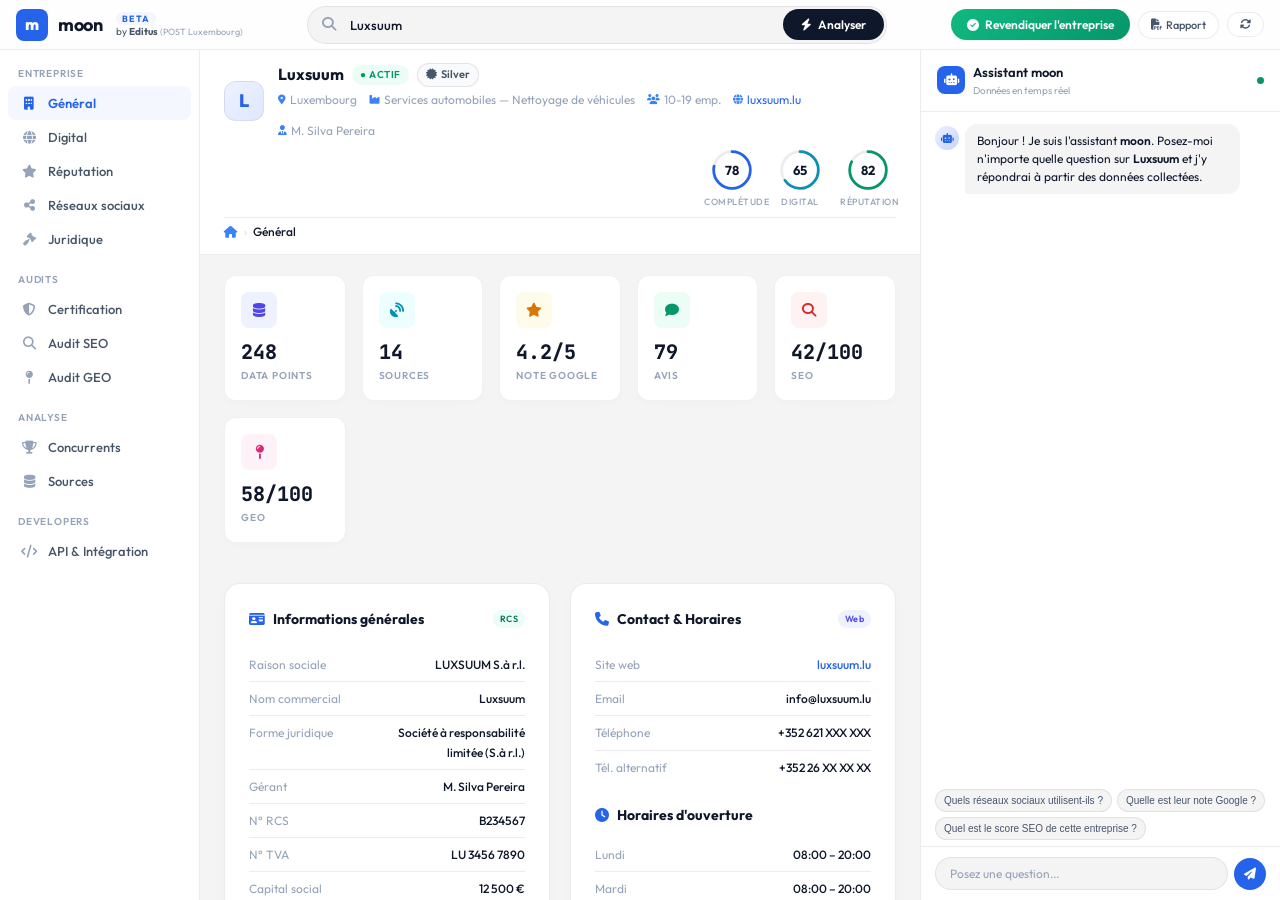
<file: dashboard.html>
<!DOCTYPE html>
<html lang="fr">
<head>
  <meta charset="UTF-8">
  <meta name="viewport" content="width=device-width, initial-scale=1.0">
  <meta name="description" content="moon — Outil d'intelligence d'entreprise pour le Luxembourg. Base de données exhaustive avec certification, audit SEO/GEO et analyse concurrentielle.">
  <title>moon — Company Intelligence Luxembourg</title>
  <link rel="stylesheet" href="style.css?v=1.3">
  <link rel="stylesheet" href="https://cdnjs.cloudflare.com/ajax/libs/font-awesome/6.5.1/css/all.min.css">
</head>
<body>
  <div class="app">
    <!-- Header -->
    <header class="header">
      <a href="index.html" style="text-decoration:none; color:inherit;">
        <div class="logo">
          <div class="logo-icon">m</div>
          <div class="logo-text">moon</div>
          <div class="logo-branding">
            <span class="logo-badge">Beta</span>
            <span class="powered-by">by <strong>Editus</strong> <span class="post-group">(POST Luxembourg)</span></span>
          </div>
        </div>
      </a>
      <div class="header-center">
        <div class="search-container">
          <span class="search-icon"><i class="fas fa-search"></i></span>
          <input type="text" class="search-input" placeholder="Rechercher dans l'annuaire national (nom, RCS, domaine...)" value="Luxsuum">
          <button class="search-btn"><i class="fas fa-bolt"></i> Analyser</button>
        </div>
      </div>
      <div class="header-actions">
        <button class="btn-claim"><i class="fas fa-check-circle"></i> Revendiquer l'entreprise</button>
        <button class="btn-outline"><i class="fas fa-file-pdf"></i> Rapport</button>
        <button class="btn-outline"><i class="fas fa-sync-alt"></i></button>
        <button id="chat-toggle"><i class="fas fa-comment-dots"></i> Assistant</button>
      </div>
    </header>

    <!-- 3-Column Layout: Sidebar Nav | Main | Chat -->
    <div class="app-layout">

      <!-- Left: Icon Sidebar Nav -->
      <nav class="sidebar-nav" id="sidebar-nav"></nav>

      <!-- Center: Main Content -->
      <div class="app-main">
        <!-- Company context bar -->
        <div class="context-bar" id="context-bar"></div>
        <!-- Stats row -->
        <section class="stats-row" id="stats-row"></section>
        <!-- Active panel content -->
        <main class="content-area" id="content-area"></main>
      </div>

      <!-- Right: Chat -->
      <aside class="chat-panel" id="chat-panel">
        <div class="chat-header">
          <div class="chat-header-icon"><i class="fas fa-robot"></i></div>
          <div class="chat-header-info">
            <div class="chat-header-title">Assistant moon</div>
            <div class="chat-header-sub">Données en temps réel</div>
          </div>
          <div class="chat-header-status" title="En ligne"></div>
          <button class="chat-header-collapse" id="chat-collapse" title="Fermer"><i class="fas fa-times"></i></button>
        </div>
        <div class="chat-messages" id="chat-messages"></div>
        <div class="chat-suggestions" id="chat-suggestions"></div>
        <div class="chat-input-area">
          <input type="text" id="chat-input" placeholder="Posez une question...">
          <button class="chat-send-btn" id="chat-send"><i class="fas fa-paper-plane"></i></button>
        </div>
      </aside>
    </div>
  </div>

  <script src="data.js?v=1.3"></script>
  <script src="panels.js?v=1.3"></script>
  <script src="panels2.js?v=1.3"></script>
  <script src="app.js?v=1.3"></script>
  <script src="chat.js?v=1.3"></script>
</body>
</html>
</file>
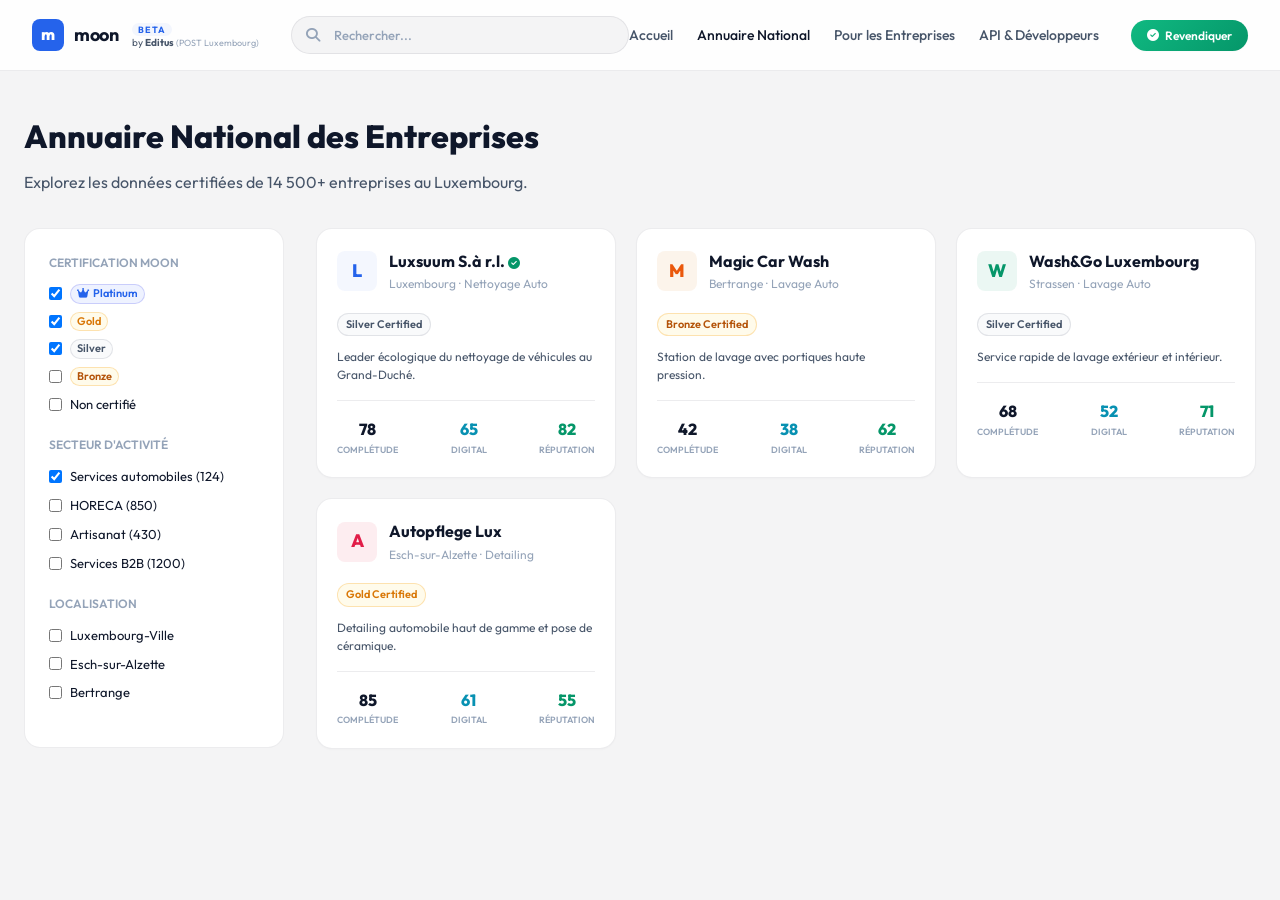
<file: directory.html>
<!DOCTYPE html>
<html lang="fr">
<head>
  <meta charset="UTF-8">
  <meta name="viewport" content="width=device-width, initial-scale=1.0">
  <title>Annuaire moon — Luxembourg</title>
  <link rel="stylesheet" href="style.css">
  <link rel="stylesheet" href="https://cdnjs.cloudflare.com/ajax/libs/font-awesome/6.5.1/css/all.min.css">
</head>
<body style="background:var(--bg-secondary)">

  <!-- Site Header -->
  <header class="site-header">
    <div class="logo">
      <div class="logo-icon">m</div>
      <div class="logo-text">moon</div>
      <div class="logo-branding">
        <span class="logo-badge">Beta</span>
        <span class="powered-by">by <strong>Editus</strong> <span class="post-group">(POST Luxembourg)</span></span>
      </div>
    </div>
    <div class="header-center" style="max-width:400px; margin-left:32px;">
      <div class="search-container">
        <span class="search-icon"><i class="fas fa-search"></i></span>
        <input type="text" class="search-input" placeholder="Rechercher...">
      </div>
    </div>
    <nav class="site-nav" style="margin-left:auto; margin-right:32px">
      <a href="index.html">Accueil</a>
      <a href="directory.html" class="active">Annuaire National</a>
      <a href="marketing-b2b.html">Pour les Entreprises</a>
      <a href="dashboard.html">API & Développeurs</a>
    </nav>
    <div class="header-actions">
      <a href="marketing-b2b.html" style="text-decoration:none"><button class="btn-claim"><i class="fas fa-check-circle"></i> Revendiquer</button></a>
    </div>
  </header>

  <!-- Main Content -->
  <main class="site-main" style="max-width:1400px">
    
    <div style="margin-bottom:32px">
      <h1 style="font-size:32px;font-weight:800;margin-bottom:8px">Annuaire National des Entreprises</h1>
      <p style="color:var(--text-secondary)">Explorez les données certifiées de 14 500+ entreprises au Luxembourg.</p>
    </div>

    <div class="directory-layout">
      <!-- Sidebar Filters -->
      <aside class="dir-sidebar">
        <div class="dir-filter-group">
          <div class="dir-filter-label">Certification moon</div>
          <label class="dir-checkbox"><input type="checkbox" checked> <span class="cert-badge platinum" style="padding:0 6px"><i class="fas fa-crown"></i> Platinum</span></label>
          <label class="dir-checkbox"><input type="checkbox" checked> <span class="cert-badge gold" style="padding:0 6px">Gold</span></label>
          <label class="dir-checkbox"><input type="checkbox" checked> <span class="cert-badge silver" style="padding:0 6px">Silver</span></label>
          <label class="dir-checkbox"><input type="checkbox"> <span class="cert-badge bronze" style="padding:0 6px">Bronze</span></label>
          <label class="dir-checkbox"><input type="checkbox"> <span>Non certifié</span></label>
        </div>

        <div class="dir-filter-group">
          <div class="dir-filter-label">Secteur d'activité</div>
          <label class="dir-checkbox"><input type="checkbox" checked> <span>Services automobiles (124)</span></label>
          <label class="dir-checkbox"><input type="checkbox"> <span>HORECA (850)</span></label>
          <label class="dir-checkbox"><input type="checkbox"> <span>Artisanat (430)</span></label>
          <label class="dir-checkbox"><input type="checkbox"> <span>Services B2B (1200)</span></label>
        </div>

        <div class="dir-filter-group">
          <div class="dir-filter-label">Localisation</div>
          <label class="dir-checkbox"><input type="checkbox"> <span>Luxembourg-Ville</span></label>
          <label class="dir-checkbox"><input type="checkbox"> <span>Esch-sur-Alzette</span></label>
          <label class="dir-checkbox"><input type="checkbox"> <span>Bertrange</span></label>
        </div>
      </aside>

      <!-- Results Grid -->
      <div class="dir-results">
        
        <!-- Card 1 -->
        <a href="dashboard.html" class="company-card">
          <div class="cc-header">
            <div class="cc-logo" style="background:var(--accent-glow);color:var(--accent)">L</div>
            <div>
              <div class="cc-name">Luxsuum S.à r.l. <i class="fas fa-check-circle" style="color:var(--accent-4);font-size:12px" title="Profil Revendiqué"></i></div>
              <div class="cc-meta">Luxembourg · Nettoyage Auto</div>
            </div>
          </div>
          <div style="margin-bottom:12px"><span class="cert-badge silver">Silver Certified</span></div>
          <div style="font-size:12px;color:var(--text-secondary);line-height:1.5">Leader écologique du nettoyage de véhicules au Grand-Duché.</div>
          <div class="cc-scores">
            <div class="cc-score"><div class="cc-s-val">78</div><div class="cc-s-lbl">Complétude</div></div>
            <div class="cc-score"><div class="cc-s-val" style="color:var(--accent-2)">65</div><div class="cc-s-lbl">Digital</div></div>
            <div class="cc-score"><div class="cc-s-val" style="color:var(--accent-4)">82</div><div class="cc-s-lbl">Réputation</div></div>
          </div>
        </a>

        <!-- Card 2 -->
        <a href="dashboard.html" class="company-card">
          <div class="cc-header">
            <div class="cc-logo" style="background:rgba(217,119,6,0.08);color:var(--accent-3)">M</div>
            <div>
              <div class="cc-name">Magic Car Wash</div>
              <div class="cc-meta">Bertrange · Lavage Auto</div>
            </div>
          </div>
          <div style="margin-bottom:12px"><span class="cert-badge bronze">Bronze Certified</span></div>
          <div style="font-size:12px;color:var(--text-secondary);line-height:1.5">Station de lavage avec portiques haute pression.</div>
          <div class="cc-scores">
            <div class="cc-score"><div class="cc-s-val">42</div><div class="cc-s-lbl">Complétude</div></div>
            <div class="cc-score"><div class="cc-s-val" style="color:var(--accent-2)">38</div><div class="cc-s-lbl">Digital</div></div>
            <div class="cc-score"><div class="cc-s-val" style="color:var(--accent-4)">62</div><div class="cc-s-lbl">Réputation</div></div>
          </div>
        </a>

        <!-- Card 3 -->
        <a href="dashboard.html" class="company-card">
          <div class="cc-header">
            <div class="cc-logo" style="background:rgba(5,150,105,0.08);color:var(--accent-4)">W</div>
            <div>
              <div class="cc-name">Wash&Go Luxembourg</div>
              <div class="cc-meta">Strassen · Lavage Auto</div>
            </div>
          </div>
          <div style="margin-bottom:12px"><span class="cert-badge silver">Silver Certified</span></div>
          <div style="font-size:12px;color:var(--text-secondary);line-height:1.5">Service rapide de lavage extérieur et intérieur.</div>
          <div class="cc-scores">
            <div class="cc-score"><div class="cc-s-val">68</div><div class="cc-s-lbl">Complétude</div></div>
            <div class="cc-score"><div class="cc-s-val" style="color:var(--accent-2)">52</div><div class="cc-s-lbl">Digital</div></div>
            <div class="cc-score"><div class="cc-s-val" style="color:var(--accent-4)">71</div><div class="cc-s-lbl">Réputation</div></div>
          </div>
        </a>

        <!-- Card 4 -->
        <a href="dashboard.html" class="company-card">
          <div class="cc-header">
            <div class="cc-logo" style="background:rgba(225,29,72,0.08);color:var(--accent-5)">A</div>
            <div>
              <div class="cc-name">Autopflege Lux</div>
              <div class="cc-meta">Esch-sur-Alzette · Detailing</div>
            </div>
          </div>
          <div style="margin-bottom:12px"><span class="cert-badge gold">Gold Certified</span></div>
          <div style="font-size:12px;color:var(--text-secondary);line-height:1.5">Detailing automobile haut de gamme et pose de céramique.</div>
          <div class="cc-scores">
            <div class="cc-score"><div class="cc-s-val">85</div><div class="cc-s-lbl">Complétude</div></div>
            <div class="cc-score"><div class="cc-s-val" style="color:var(--accent-2)">61</div><div class="cc-s-lbl">Digital</div></div>
            <div class="cc-score"><div class="cc-s-val" style="color:var(--accent-4)">55</div><div class="cc-s-lbl">Réputation</div></div>
          </div>
        </a>

      </div>
    </div>

  </main>

</body>
</html>
</file>
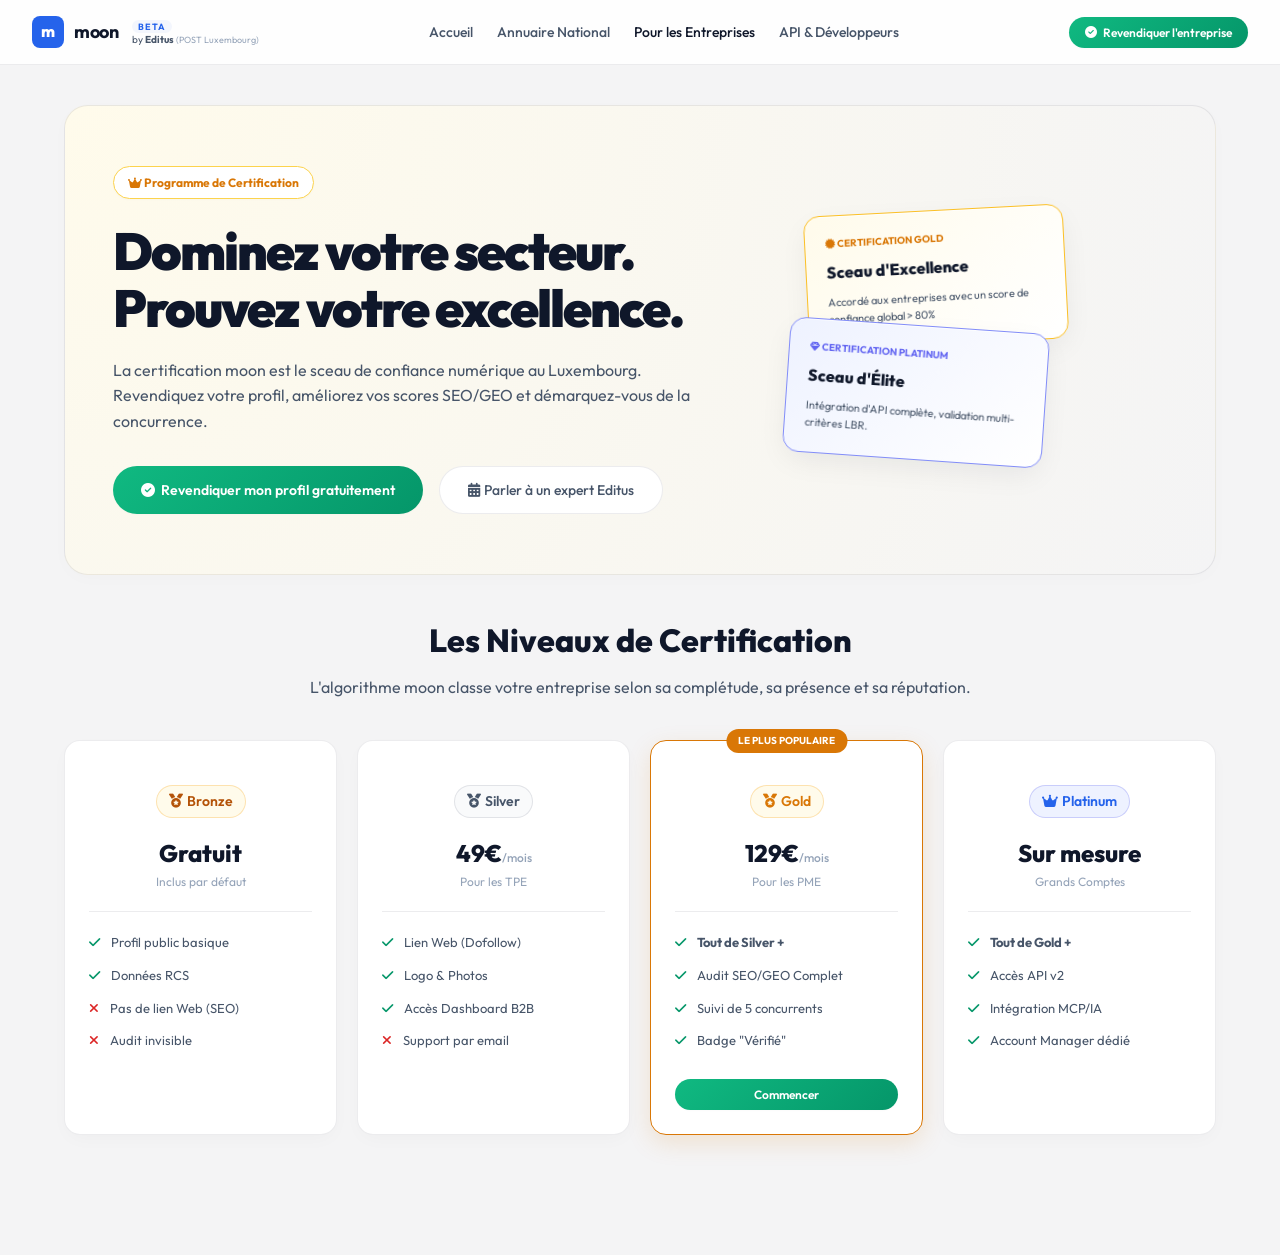
<file: marketing-b2b.html>
<!DOCTYPE html>
<html lang="fr">
<head>
  <meta charset="UTF-8">
  <meta name="viewport" content="width=device-width, initial-scale=1.0">
  <title>Pour les Entreprises — moon</title>
  <link rel="stylesheet" href="style.css">
  <link rel="stylesheet" href="https://cdnjs.cloudflare.com/ajax/libs/font-awesome/6.5.1/css/all.min.css">
</head>
<body style="background:var(--bg-secondary)">

  <!-- Site Header -->
  <header class="site-header">
    <div class="logo">
      <div class="logo-icon">m</div>
      <div class="logo-text">moon</div>
      <div class="logo-branding">
        <span class="logo-badge">Beta</span>
        <span class="powered-by">by <strong>Editus</strong> <span class="post-group">(POST Luxembourg)</span></span>
      </div>
    </div>
    <nav class="site-nav">
      <a href="index.html">Accueil</a>
      <a href="directory.html">Annuaire National</a>
      <a href="marketing-b2b.html" class="active">Pour les Entreprises</a>
      <a href="dashboard.html">API & Développeurs</a>
    </nav>
    <div class="header-actions">
      <a href="marketing-b2b.html" style="text-decoration:none"><button class="btn-claim"><i class="fas fa-check-circle"></i> Revendiquer l'entreprise</button></a>
    </div>
  </header>

  <!-- Main Content -->
  <main class="site-main">
    
    <section class="hero-section" style="background: radial-gradient(circle at top left, #fffbeb 0%, var(--bg-secondary) 100%);">
      <div class="hero-content">
        <div class="hero-badge" style="color:#d97706;border-color:#fcd34d"><i class="fas fa-crown"></i> Programme de Certification</div>
        <h1 class="hero-title">Dominez votre secteur.<br>Prouvez votre excellence.</h1>
        <p class="hero-subtitle">La certification moon est le sceau de confiance numérique au Luxembourg. Revendiquez votre profil, améliorez vos scores SEO/GEO et démarquez-vous de la concurrence.</p>
        
        <div style="display:flex;gap:16px;margin-top:32px">
          <button class="btn-claim" style="padding:14px 28px;font-size:14px"><i class="fas fa-check-circle"></i> Revendiquer mon profil gratuitement</button>
          <button class="btn-outline" style="padding:14px 28px;font-size:14px;background:#fff"><i class="fas fa-calendar-alt"></i> Parler à un expert Editus</button>
        </div>
      </div>
      
      <div class="hero-visual">
        <div class="visual-card-wrapper" style="height: 280px;">
          <div class="visual-card cert" style="transform: rotate(-3deg); top: 10px; left: 10px; width: 260px; border-color: #fbbf24; background: linear-gradient(135deg, #fffbeb, #ffffff);">
            <div class="vc-badge" style="color:#d97706"><i class="fas fa-certificate"></i> Certification Gold</div>
            <div class="vc-title" style="font-size: 16px;">Sceau d'Excellence</div>
            <div style="font-size: 11px; color: var(--text-secondary); margin-top: 8px;">Accordé aux entreprises avec un score de confiance global &gt; 80%</div>
          </div>
          <div class="visual-card cert" style="transform: rotate(4deg); bottom: 10px; right: 10px; width: 260px; border-color: #818cf8; background: linear-gradient(135deg, #eef2ff, #ffffff); z-index: 3;">
            <div class="vc-badge" style="color:#6366f1"><i class="fas fa-gem"></i> Certification Platinum</div>
            <div class="vc-title" style="font-size: 16px;">Sceau d'Élite</div>
            <div style="font-size: 11px; color: var(--text-secondary); margin-top: 8px;">Intégration d'API complète, validation multi-critères LBR.</div>
          </div>
        </div>
      </div>
    </section>

    <!-- Pricing / Tiers -->
    <div style="text-align:center;margin-bottom:40px">
      <h2 style="font-size:32px;font-weight:800">Les Niveaux de Certification</h2>
      <p style="color:var(--text-secondary);margin-top:8px">L'algorithme moon classe votre entreprise selon sa complétude, sa présence et sa réputation.</p>
    </div>

    <div style="display:grid;grid-template-columns:repeat(4, 1fr);gap:20px;margin-bottom:80px">
      <!-- Bronze -->
      <div class="card" style="display:flex;flex-direction:column">
        <div style="text-align:center;padding:20px 0;border-bottom:1px solid var(--border);margin-bottom:20px">
          <div class="cert-badge bronze" style="font-size:14px;padding:4px 12px;margin-bottom:16px"><i class="fas fa-medal"></i> Bronze</div>
          <div style="font-size:24px;font-weight:800">Gratuit</div>
          <div style="font-size:12px;color:var(--text-muted)">Inclus par défaut</div>
        </div>
        <ul style="list-style:none;font-size:13px;color:var(--text-secondary);flex:1">
          <li style="margin-bottom:12px"><i class="fas fa-check" style="color:#059669;margin-right:8px"></i> Profil public basique</li>
          <li style="margin-bottom:12px"><i class="fas fa-check" style="color:#059669;margin-right:8px"></i> Données RCS</li>
          <li style="margin-bottom:12px"><i class="fas fa-times" style="color:#dc2626;margin-right:8px"></i> Pas de lien Web (SEO)</li>
          <li style="margin-bottom:12px"><i class="fas fa-times" style="color:#dc2626;margin-right:8px"></i> Audit invisible</li>
        </ul>
      </div>

      <!-- Silver -->
      <div class="card" style="display:flex;flex-direction:column">
        <div style="text-align:center;padding:20px 0;border-bottom:1px solid var(--border);margin-bottom:20px">
          <div class="cert-badge silver" style="font-size:14px;padding:4px 12px;margin-bottom:16px"><i class="fas fa-medal"></i> Silver</div>
          <div style="font-size:24px;font-weight:800">49€<span style="font-size:12px;font-weight:500;color:var(--text-muted)">/mois</span></div>
          <div style="font-size:12px;color:var(--text-muted)">Pour les TPE</div>
        </div>
        <ul style="list-style:none;font-size:13px;color:var(--text-secondary);flex:1">
          <li style="margin-bottom:12px"><i class="fas fa-check" style="color:#059669;margin-right:8px"></i> Lien Web (Dofollow)</li>
          <li style="margin-bottom:12px"><i class="fas fa-check" style="color:#059669;margin-right:8px"></i> Logo & Photos</li>
          <li style="margin-bottom:12px"><i class="fas fa-check" style="color:#059669;margin-right:8px"></i> Accès Dashboard B2B</li>
          <li style="margin-bottom:12px"><i class="fas fa-times" style="color:#dc2626;margin-right:8px"></i> Support par email</li>
        </ul>
      </div>

      <!-- Gold -->
      <div class="card" style="display:flex;flex-direction:column;border-color:#d97706;box-shadow:0 8px 24px rgba(217, 119, 6, 0.15);position:relative">
        <div style="position:absolute;top:-12px;left:50%;transform:translateX(-50%);background:#d97706;color:#fff;font-size:10px;font-weight:700;padding:4px 12px;border-radius:12px;text-transform:uppercase">Le plus populaire</div>
        <div style="text-align:center;padding:20px 0;border-bottom:1px solid var(--border);margin-bottom:20px">
          <div class="cert-badge gold" style="font-size:14px;padding:4px 12px;margin-bottom:16px"><i class="fas fa-medal"></i> Gold</div>
          <div style="font-size:24px;font-weight:800">129€<span style="font-size:12px;font-weight:500;color:var(--text-muted)">/mois</span></div>
          <div style="font-size:12px;color:var(--text-muted)">Pour les PME</div>
        </div>
        <ul style="list-style:none;font-size:13px;color:var(--text-secondary);flex:1">
          <li style="margin-bottom:12px"><i class="fas fa-check" style="color:#059669;margin-right:8px"></i> <strong>Tout de Silver +</strong></li>
          <li style="margin-bottom:12px"><i class="fas fa-check" style="color:#059669;margin-right:8px"></i> Audit SEO/GEO Complet</li>
          <li style="margin-bottom:12px"><i class="fas fa-check" style="color:#059669;margin-right:8px"></i> Suivi de 5 concurrents</li>
          <li style="margin-bottom:12px"><i class="fas fa-check" style="color:#059669;margin-right:8px"></i> Badge "Vérifié"</li>
        </ul>
        <button class="btn-claim" style="width:100%;justify-content:center;margin-top:16px">Commencer</button>
      </div>

      <!-- Platinum -->
      <div class="card" style="display:flex;flex-direction:column">
        <div style="text-align:center;padding:20px 0;border-bottom:1px solid var(--border);margin-bottom:20px">
          <div class="cert-badge platinum" style="font-size:14px;padding:4px 12px;margin-bottom:16px"><i class="fas fa-crown"></i> Platinum</div>
          <div style="font-size:24px;font-weight:800">Sur mesure</div>
          <div style="font-size:12px;color:var(--text-muted)">Grands Comptes</div>
        </div>
        <ul style="list-style:none;font-size:13px;color:var(--text-secondary);flex:1">
          <li style="margin-bottom:12px"><i class="fas fa-check" style="color:#059669;margin-right:8px"></i> <strong>Tout de Gold +</strong></li>
          <li style="margin-bottom:12px"><i class="fas fa-check" style="color:#059669;margin-right:8px"></i> Accès API v2</li>
          <li style="margin-bottom:12px"><i class="fas fa-check" style="color:#059669;margin-right:8px"></i> Intégration MCP/IA</li>
          <li style="margin-bottom:12px"><i class="fas fa-check" style="color:#059669;margin-right:8px"></i> Account Manager dédié</li>
        </ul>
      </div>
    </div>

  </main>

</body>
</html>
</file>
<file: style.css>
@import url('https://fonts.googleapis.com/css2?family=Outfit:wght@300;400;500;600;700;800;900&family=JetBrains+Mono:wght@300;400;500;600;700;800&display=swap');
:root {
  --bg-primary:#ffffff;--bg-secondary:#f4f4f5;--bg-card:#ffffff;--bg-glass:rgba(244,244,245,0.6);--bg-header:rgba(255,255,255,0.85);
  --accent:#2563eb;--accent-light:#3b82f6;--accent-glow:rgba(37,99,235,0.05);--accent-2:#0891b2;--accent-3:#ea580c;--accent-4:#059669;--accent-5:#e11d48;--accent-6:#db2777;
  --text-primary:#0f172a;--text-secondary:#475569;--text-muted:#94a3b8;
  --border:rgba(15,23,42,0.08);--border-hover:rgba(15,23,42,0.15);
  --radius-sm:8px;--radius-md:12px;--radius-lg:16px;--radius-xl:24px;--radius-pill:9999px;
  --shadow-xs:0 1px 2px rgba(15,23,42,0.02);--shadow-sm:0 2px 8px rgba(15,23,42,0.04);--shadow-md:0 12px 30px -4px rgba(15,23,42,0.06);--shadow-lg:0 20px 40px -8px rgba(15,23,42,0.08);
  --font-sans:'Outfit',-apple-system,BlinkMacSystemFont,sans-serif;--font-mono:'JetBrains Mono',monospace;
  --transition:0.4s cubic-bezier(0.16,1,0.3,1);
  --cert-bronze:#b45309;--cert-silver:#475569;--cert-gold:#d97706;--cert-platinum:#2563eb;
  --sidebar-w:200px;--chat-w:360px;
}
*,*::before,*::after{box-sizing:border-box;margin:0;padding:0}
html{font-size:16px;scroll-behavior:smooth}
body{font-family:var(--font-sans);background:var(--bg-secondary);color:var(--text-primary);min-height:100vh;line-height:1.6;-webkit-font-smoothing:antialiased}

/* ─── Header ─── */
.header{position:sticky;top:0;z-index:100;display:flex;align-items:center;gap:16px;padding:8px 16px;background:var(--bg-header);backdrop-filter:blur(16px);border-bottom:1px solid var(--border);height:50px}
.logo{display:flex;align-items:center;gap:10px;flex-shrink:0}
.logo-icon{width:32px;height:32px;background:var(--accent);border-radius:var(--radius-sm);display:grid;place-items:center;font-size:16px;font-weight:800;color:#fff}
.logo-text{font-size:18px;font-weight:700;letter-spacing:-0.5px;line-height:1}.logo-text span{color:var(--accent)}
.logo-branding{display:flex;flex-direction:column;align-items:flex-start;gap:2px;margin-left:4px}
.logo-badge{font-size:9px;font-weight:700;padding:2px 6px;border-radius:var(--radius-pill);background:var(--accent-glow);color:var(--accent);text-transform:uppercase;letter-spacing:1px;line-height:1}
.powered-by{font-size:10px;color:var(--text-secondary);line-height:1}
.post-group{font-size:9px;color:var(--text-muted)}
.header-center{flex:1;max-width:580px;margin:0 auto}
.header-actions{display:flex;gap:8px;align-items:center;flex-shrink:0}

/* ─── Search (in header) ─── */
.search-container{background:var(--bg-secondary);border:1px solid var(--border);border-radius:var(--radius-pill);padding:2px 2px 2px 0;display:flex;align-items:center;transition:var(--transition)}
.search-container:focus-within{border-color:var(--accent);box-shadow:0 0 0 3px var(--accent-glow);background:var(--bg-card)}
.search-icon{padding:0 14px;color:var(--text-muted);font-size:14px;flex-shrink:0}
.search-input{flex:1;border:none;outline:none;background:transparent;font:500 13px var(--font-sans);color:var(--text-primary);padding:8px 0}
.search-input::placeholder{color:var(--text-muted)}
.search-btn{padding:8px 18px;background:var(--text-primary);color:#fff;border:none;border-radius:var(--radius-pill);font:600 12px var(--font-sans);cursor:pointer;transition:var(--transition);white-space:nowrap;display:flex;align-items:center;gap:6px}
.search-btn:hover{background:#2d2e33;transform:translateY(-1px);box-shadow:var(--shadow-sm)}

.btn-claim{padding:8px 16px;background:linear-gradient(135deg, #10b981, #059669);color:#fff;border:none;border-radius:var(--radius-pill);font:600 12px var(--font-sans);cursor:pointer;transition:var(--transition);display:flex;align-items:center;gap:6px;box-shadow:var(--shadow-xs)}
.btn-claim:hover{transform:translateY(-1px);box-shadow:0 4px 12px rgba(5, 150, 105, 0.2);background:linear-gradient(135deg, #059669, #047857)}

/* ─── 3-Column Layout ─── */
.app-layout{display:flex;height:calc(100vh - 50px);overflow:hidden}

/* ─── Sidebar Nav ─── */
.sidebar-nav{width:var(--sidebar-w);background:var(--bg-card);border-right:1px solid var(--border);display:flex;flex-direction:column;padding:12px 8px;overflow-y:auto;flex-shrink:0}
.nav-group-label{font-size:10px;font-weight:600;text-transform:uppercase;letter-spacing:0.8px;color:var(--text-muted);padding:12px 10px 4px;margin-top:4px}
.nav-group-label:first-child{margin-top:0;padding-top:4px}
.nav-item{display:flex;align-items:center;gap:10px;padding:9px 12px;border:none;background:none;border-radius:var(--radius-sm);font:500 13px var(--font-sans);color:var(--text-secondary);cursor:pointer;transition:var(--transition);text-align:left;width:100%}
.nav-item i{width:18px;text-align:center;font-size:13px;color:var(--text-muted);transition:var(--transition)}
.nav-item:hover{background:var(--bg-secondary);color:var(--text-primary)}
.nav-item:hover i{color:var(--text-secondary)}
.nav-item.active{background:var(--accent-glow);color:var(--accent);font-weight:600}
.nav-item.active i{color:var(--accent)}

/* ─── Main Content ─── */
.app-main{flex:1;min-width:0;overflow-y:auto;display:flex;flex-direction:column}

/* Context Bar */
.context-bar{padding:12px 24px;border-bottom:1px solid var(--border);background:var(--bg-card);flex-shrink:0;display:flex;flex-direction:column;gap:8px}
.ctx-left{display:flex;align-items:center;gap:14px}
.ctx-logo{width:40px;height:40px;border-radius:var(--radius-md);background:linear-gradient(135deg,#eef2ff,#e0e7ff);display:grid;place-items:center;font-size:18px;font-weight:800;color:var(--accent);border:1px solid var(--border);flex-shrink:0}
.ctx-info{flex:1;min-width:0}
.ctx-name{font-size:16px;font-weight:700;display:flex;align-items:center;gap:8px;flex-wrap:wrap}
.ctx-meta{display:flex;gap:12px;flex-wrap:wrap;margin-top:2px}
.ctx-meta span{display:flex;align-items:center;gap:4px;font-size:12px;color:var(--text-muted)}
.ctx-meta i{font-size:10px;color:var(--accent-light)}
.ctx-meta a{color:var(--accent);text-decoration:none}
.ctx-scores{display:flex;gap:12px;margin-left:auto;flex-shrink:0}
.score-circle{width:56px;text-align:center}
.score-ring{width:44px;height:44px;border-radius:50%;display:grid;place-items:center;margin:0 auto 3px;position:relative}
.score-ring svg{position:absolute;inset:0}
.score-ring .score-val{font-size:13px;font-weight:700;position:relative;z-index:1}
.score-label{font-size:9px;color:var(--text-muted);text-transform:uppercase;letter-spacing:0.5px;font-weight:500}
.ctx-breadcrumb{display:flex;align-items:center;gap:6px;font-size:12px;color:var(--text-muted);padding-top:4px;border-top:1px solid var(--border)}
.breadcrumb-root{color:var(--accent-light)}.breadcrumb-sep{opacity:0.4}
#breadcrumb-page{color:var(--text-primary);font-weight:500}

/* Badges */
.status-badge{font-size:10px;font-weight:600;padding:2px 8px;border-radius:var(--radius-pill);text-transform:uppercase;letter-spacing:0.5px}
.status-badge.active{background:#ecfdf5;color:#059669}
.cert-badge{display:inline-flex;align-items:center;gap:4px;padding:2px 8px;border-radius:var(--radius-pill);font-size:11px;font-weight:600;border:1.5px solid;cursor:pointer;transition:var(--transition)}
.cert-badge.bronze{background:#fffbeb;border-color:#f59e0b44;color:var(--cert-bronze)}
.cert-badge.silver{background:#f9fafb;border-color:#9ca3af44;color:var(--cert-silver)}
.cert-badge.gold{background:#fffbeb;border-color:#f59e0b44;color:var(--cert-gold)}
.cert-badge.platinum{background:#eef2ff;border-color:#6366f144;color:var(--cert-platinum)}

/* Stats */
.stats-row{display:grid;grid-template-columns:repeat(auto-fit,minmax(120px,1fr));gap:16px;padding:20px 24px;flex-shrink:0}
.stat-card{background:var(--bg-card);border:1px solid rgba(15,23,42,0.06);border-radius:var(--radius-md);padding:16px;box-shadow:0 4px 12px -2px rgba(15,23,42,0.02), inset 0 1px 0 rgba(255,255,255,0.7);transition:var(--transition)}
.stat-card:hover{transform:translateY(-3px);box-shadow:0 8px 24px -4px rgba(15,23,42,0.06), inset 0 1px 0 rgba(255,255,255,0.9)}
.stat-icon{width:36px;height:36px;border-radius:8px;display:grid;place-items:center;font-size:14px;margin-bottom:8px}
.stat-value{font-size:20px;font-weight:750;color:var(--text-primary);font-family:var(--font-mono)}.stat-label{font-size:10px;color:var(--text-muted);text-transform:uppercase;letter-spacing:0.8px;font-weight:600}

/* Content */
.content-area{flex:1 0 auto;padding:20px 24px 40px}
.tab-panel{display:none}.tab-panel.active{display:block}
.grid-2{display:grid;grid-template-columns:1fr 1fr;gap:20px}
.grid-3{display:grid;grid-template-columns:repeat(3,1fr);gap:20px}

/* Cards */
.card{background:var(--bg-card);border:1px solid rgba(15,23,42,0.08);border-radius:var(--radius-lg);padding:24px;box-shadow:0 6px 20px -4px rgba(15,23,42,0.03), inset 0 1px 0 rgba(255,255,255,0.7);transition:var(--transition)}
.card:hover{transform:translateY(-4px);box-shadow:0 16px 36px -8px rgba(15,23,42,0.08), inset 0 1px 0 rgba(255,255,255,0.9);border-color:rgba(15,23,42,0.12)}
.card-header{display:flex;align-items:center;justify-content:space-between;margin-bottom:18px}
.card-title{font-size:14px;font-weight:700;display:flex;align-items:center;gap:8px}
.card-title i{color:var(--accent);font-size:14px}
.card.full{grid-column:1/-1}

/* Data List */
.data-list{list-style:none}
.data-item{display:flex;justify-content:space-between;align-items:flex-start;padding:7px 0;border-bottom:1px solid var(--border);gap:10px}
.data-item:last-child{border-bottom:none}
.data-key{font-size:12px;color:var(--text-muted);min-width:110px;flex-shrink:0}
.data-value{font-size:12px;color:var(--text-primary);text-align:right;word-break:break-word;font-weight:500}
.data-value a{color:var(--accent);text-decoration:none}.data-value a:hover{text-decoration:underline}

/* Source Tags */
.source-tag{display:inline-flex;align-items:center;gap:4px;font-size:9px;padding:2px 7px;border-radius:var(--radius-pill);font-weight:600;letter-spacing:0.3px}
.source-tag.web{background:#eef2ff;color:#4f46e5}.source-tag.google{background:#fffbeb;color:#b45309}
.source-tag.whois{background:#ecfeff;color:#0e7490}.source-tag.rcs{background:#ecfdf5;color:#047857}

/* Certification */
.cert-card{background:var(--bg-card);border:1px solid rgba(15,23,42,0.08);border-radius:var(--radius-xl);padding:24px;box-shadow:0 6px 20px -4px rgba(15,23,42,0.03), inset 0 1px 0 rgba(255,255,255,0.7);transition:var(--transition)}
.cert-card:hover{transform:translateY(-4px);box-shadow:0 16px 36px -8px rgba(15,23,42,0.08), inset 0 1px 0 rgba(255,255,255,0.9)}
.cert-level-bar{display:flex;gap:4px;margin:18px 0;height:8px}
.cert-level-seg{flex:1;border-radius:var(--radius-pill);background:var(--bg-glass);overflow:hidden}
.cert-level-seg .fill{height:100%;border-radius:var(--radius-pill);transition:width 1.2s ease}
.cert-criteria{list-style:none}
.cert-criteria li{display:flex;align-items:center;gap:12px;padding:10px 0;border-bottom:1px solid var(--border);font-size:13px}
.cert-criteria li:last-child{border-bottom:none}
.cert-status{width:22px;height:22px;border-radius:50%;display:grid;place-items:center;font-size:10px;flex-shrink:0}
.cert-status.pass{background:#ecfdf5;color:#059669}.cert-status.warning{background:#fffbeb;color:#d97706}.cert-status.fail{background:#fef2f2;color:#dc2626}

/* Audit */
.audit-score-big{text-align:center;padding:20px 0}
.audit-score-big .big-num{font-size:48px;font-weight:900;line-height:1;font-family:var(--font-mono)}
.audit-score-big .big-label{font-size:12px;color:var(--text-muted);margin-top:4px;letter-spacing:0.5px}
.audit-category{padding:16px;background:var(--bg-secondary);border-radius:var(--radius-md);margin-bottom:10px;border:1px solid rgba(15,23,42,0.04)}
.audit-cat-header{display:flex;align-items:center;justify-content:space-between;margin-bottom:10px}
.audit-cat-name{font-size:13px;font-weight:700;display:flex;align-items:center;gap:8px}
.audit-cat-score{font-size:13px;font-weight:750;font-family:var(--font-mono)}
.audit-item{display:flex;align-items:center;gap:8px;padding:6px 0;font-size:12px;border-bottom:1px solid var(--border)}
.audit-item:last-child{border-bottom:none}
.audit-item .status-dot{width:8px;height:8px;border-radius:50%;flex-shrink:0}
.audit-item .status-dot.pass{background:#059669}.audit-item .status-dot.warning{background:#d97706}.audit-item .status-dot.fail{background:#dc2626}.audit-item .status-dot.neutral{background:#9ca3af}
.audit-item .ai-label{flex:1;color:var(--text-secondary)}.audit-item .ai-value{color:var(--text-primary);font-weight:600}

/* Social */
.social-grid{display:grid;grid-template-columns:repeat(auto-fill,minmax(280px,1fr));gap:16px}
.social-card{background:var(--bg-card);border:1px solid rgba(15,23,42,0.08);border-radius:var(--radius-lg);padding:18px;display:flex;align-items:center;gap:14px;box-shadow:0 4px 12px -2px rgba(15,23,42,0.02), inset 0 1px 0 rgba(255,255,255,0.7);transition:var(--transition)}
.social-card:hover{transform:translateY(-3px);box-shadow:0 12px 28px -6px rgba(15,23,42,0.06), inset 0 1px 0 rgba(255,255,255,0.9);border-color:rgba(15,23,42,0.12)}
.social-card.absent{opacity:0.4;border-style:dashed}
.social-icon{width:38px;height:38px;border-radius:var(--radius-md);display:grid;place-items:center;font-size:18px;flex-shrink:0}
.social-info{flex:1}.social-name{font-size:13px;font-weight:600}.social-handle{font-size:11px;color:var(--text-muted)}
.social-stats{display:flex;gap:8px;margin-top:3px;flex-wrap:wrap}
.social-stat{font-size:11px;color:var(--text-secondary);display:flex;align-items:center;gap:2px}
.social-stat strong{color:var(--text-primary)}

/* Competitor Table */
.comp-table{width:100%;border-collapse:collapse;font-size:12px}
.comp-table th{text-align:left;padding:8px 10px;color:var(--text-muted);font-weight:500;border-bottom:2px solid var(--border);font-size:10px;text-transform:uppercase;letter-spacing:0.5px}
.comp-table td{padding:8px 10px;border-bottom:1px solid var(--border);vertical-align:middle}
.comp-table tr:hover td{background:var(--bg-secondary)}
.comp-name{font-weight:600;display:flex;align-items:center;gap:6px}
.comp-pill{font-size:9px;padding:2px 5px;border-radius:6px;font-weight:600}

/* Timeline */
.timeline{position:relative;padding-left:28px}
.timeline::before{content:'';position:absolute;left:9px;top:0;bottom:0;width:2px;background:linear-gradient(180deg,var(--accent),var(--accent-2),var(--accent-4));border-radius:1px}
.timeline-item{position:relative;padding-bottom:20px}.timeline-item:last-child{padding-bottom:0}
.timeline-dot{position:absolute;left:-23px;top:2px;width:14px;height:14px;border-radius:50%;background:var(--bg-card);border:2px solid var(--accent);display:grid;place-items:center}
.timeline-dot i{font-size:6px;color:var(--accent)}
.timeline-date{font-size:10px;color:var(--text-muted);font-family:var(--font-mono)}
.timeline-title{font-size:13px;font-weight:600;margin-top:1px}
.timeline-desc{font-size:12px;color:var(--text-secondary);margin-top:1px}

/* Misc */
.stars{display:inline-flex;gap:2px}.star{color:#d97706;font-size:13px}.star.empty{color:#e5e7eb}
.progress-bar{height:5px;border-radius:3px;background:var(--bg-glass);overflow:hidden;margin-top:5px}
.progress-fill{height:100%;border-radius:3px;transition:width 1s ease}
.tech-tags{display:flex;flex-wrap:wrap;gap:5px}
.tech-tag{font-size:11px;padding:3px 8px;background:var(--bg-secondary);border:1px solid var(--border);border-radius:var(--radius-pill);color:var(--text-secondary);font-weight:500}
.review-item{padding:14px;border-radius:var(--radius-md);background:var(--bg-secondary);margin-bottom:8px}
.review-header{display:flex;align-items:center;gap:8px;margin-bottom:6px}
.review-avatar{width:28px;height:28px;border-radius:50%;background:linear-gradient(135deg,#c7d2fe,#a5b4fc);display:grid;place-items:center;font-size:12px;font-weight:600;color:#4338ca}
.review-author{font-size:12px;font-weight:600}.review-date{font-size:10px;color:var(--text-muted)}
.review-text{font-size:12px;color:var(--text-secondary);line-height:1.6}
.review-helpful{font-size:10px;color:var(--text-muted);margin-top:6px;display:flex;align-items:center;gap:3px}
.map-container{width:100%;height:150px;border-radius:var(--radius-md);background:var(--bg-secondary);border:1px solid var(--border);display:grid;place-items:center;color:var(--text-muted);font-size:12px}
.btn-outline{padding:6px 12px;background:var(--bg-card);border:1px solid var(--border);border-radius:var(--radius-pill);font:500 11px var(--font-sans);color:var(--text-secondary);cursor:pointer;transition:var(--transition);display:flex;align-items:center;gap:4px}
.btn-outline:hover{border-color:var(--accent);color:var(--accent);background:var(--accent-glow)}

/* ─── Chat Panel ─── */
.chat-panel{width:var(--chat-w);background:var(--bg-card);border-left:1px solid var(--border);display:flex;flex-direction:column;flex-shrink:0;height:100%}
.chat-header{padding:12px 16px;border-bottom:1px solid var(--border);display:flex;align-items:center;gap:8px;flex-shrink:0;background:var(--bg-card)}
.chat-header-icon{width:28px;height:28px;border-radius:var(--radius-sm);background:var(--accent);display:grid;place-items:center;color:#fff;font-size:12px}
.chat-header-info{flex:1}.chat-header-title{font-size:13px;font-weight:600}.chat-header-sub{font-size:10px;color:var(--text-muted)}
.chat-header-status{width:7px;height:7px;border-radius:50%;background:#059669;flex-shrink:0}
.chat-header-collapse{width:24px;height:24px;border-radius:50%;background:transparent;border:1px solid var(--border);display:none;place-items:center;cursor:pointer;color:var(--text-muted);font-size:10px;transition:var(--transition)}
.chat-header-collapse:hover{background:var(--bg-secondary);color:var(--text-primary)}
.chat-messages{flex:1;overflow-y:auto;padding:12px 14px 6px;display:flex;flex-direction:column;gap:10px}
.chat-msg{display:flex}.chat-msg.user{justify-content:flex-end}
.chat-msg-bubble{display:flex;gap:6px;max-width:92%}.chat-msg.user .chat-msg-bubble{flex-direction:row-reverse}
.chat-msg-avatar{width:24px;height:24px;border-radius:50%;background:linear-gradient(135deg,#eef2ff,#c7d2fe);display:grid;place-items:center;font-size:10px;color:var(--accent);flex-shrink:0;margin-top:2px}
.chat-msg-content{padding:8px 12px;border-radius:12px;font-size:12px;line-height:1.5}
.chat-msg.bot .chat-msg-content{background:var(--bg-secondary);color:var(--text-primary);border-bottom-left-radius:3px}
.chat-msg.user .chat-msg-content{background:var(--accent);color:#fff;border-bottom-right-radius:3px}
.chat-msg-content strong{font-weight:600}.chat-msg-content a{color:var(--accent);text-decoration:underline}
.chat-msg.user .chat-msg-content a{color:#c7d2fe}
.typing-dots{display:inline-flex;gap:3px;padding:3px 0}
.typing-dots span{width:5px;height:5px;border-radius:50%;background:var(--text-muted);animation:typingBounce 1.2s infinite}
.typing-dots span:nth-child(2){animation-delay:.15s}.typing-dots span:nth-child(3){animation-delay:.3s}
@keyframes typingBounce{0%,60%,100%{transform:translateY(0);opacity:.4}30%{transform:translateY(-3px);opacity:1}}
.chat-suggestions{padding:6px 14px;display:flex;gap:5px;flex-wrap:wrap;flex-shrink:0}
.chat-suggestion{font-size:10px;padding:4px 8px;background:var(--bg-secondary);border:1px solid var(--border);border-radius:var(--radius-pill);color:var(--text-secondary);cursor:pointer;transition:var(--transition);text-align:left;line-height:1.3}
.chat-suggestion:hover{border-color:var(--accent);color:var(--accent);background:var(--accent-glow)}
.chat-input-area{padding:10px 14px;border-top:1px solid var(--border);display:flex;gap:6px;align-items:center;flex-shrink:0;background:var(--bg-card)}
.chat-input-area input{flex:1;border:1px solid var(--border);border-radius:var(--radius-pill);padding:8px 14px;font:400 12px var(--font-sans);color:var(--text-primary);background:var(--bg-secondary);outline:none;transition:var(--transition)}
.chat-input-area input:focus{border-color:var(--accent);box-shadow:0 0 0 3px var(--accent-glow)}
.chat-input-area input::placeholder{color:var(--text-muted)}
.chat-send-btn{width:32px;height:32px;border-radius:50%;background:var(--accent);color:#fff;border:none;cursor:pointer;display:grid;place-items:center;font-size:12px;transition:var(--transition);flex-shrink:0}
.chat-send-btn:hover{background:#4338ca;transform:scale(1.05)}
#chat-toggle{padding:6px 12px;background:var(--accent);color:#fff;border:none;border-radius:var(--radius-pill);font:500 11px var(--font-sans);cursor:pointer;transition:var(--transition);display:flex;align-items:center;gap:4px}
#chat-toggle:hover{background:#4338ca}

/* ─── Responsive ─── */
@media(max-width:1200px){:root{--chat-w:320px;--sidebar-w:56px}.nav-label{display:none}.nav-item{justify-content:center;padding:10px}.nav-group-label{font-size:0;padding:8px 0;border-bottom:1px solid var(--border)}}
@media(max-width:1024px){.chat-panel{position:fixed;right:0;top:50px;bottom:0;width:0;overflow:hidden;z-index:200;box-shadow:var(--shadow-lg);transition:width .3s cubic-bezier(.4,0,.2,1)}.chat-panel.open{width:360px}.chat-header-collapse{display:grid}#chat-toggle{display:flex}}
@media(max-width:768px){.chat-panel.open{width:100vw}:root{--sidebar-w:48px}.header-center{display:none}}
@media(min-width:1025px){#chat-toggle{display:none}}

/* ─── Animations ─── */
@keyframes fadeUp{from{opacity:0;transform:translateY(8px)}to{opacity:1;transform:translateY(0)}}
.animate-in{animation:fadeUp .35s ease forwards;opacity:0}
.animate-in:nth-child(1){animation-delay:.03s}.animate-in:nth-child(2){animation-delay:.06s}.animate-in:nth-child(3){animation-delay:.09s}.animate-in:nth-child(4){animation-delay:.12s}

/* Scrollbar */
::-webkit-scrollbar{width:5px;height:5px}::-webkit-scrollbar-track{background:transparent}::-webkit-scrollbar-thumb{background:#dadce0;border-radius:3px}::-webkit-scrollbar-thumb:hover{background:#9aa0a6}

/* ─── SITE VITRINE (Marketing / Multi-pages) ─── */
.site-header { display: flex; align-items: center; justify-content: space-between; padding: 16px 32px; background: var(--bg-header); backdrop-filter: blur(16px); position: sticky; top: 0; z-index: 1000; border-bottom: 1px solid var(--border); }
.site-nav { display: flex; gap: 24px; align-items: center; }
.site-nav a { text-decoration: none; font-size: 14px; font-weight: 500; color: var(--text-secondary); transition: var(--transition); }
.site-nav a:hover, .site-nav a.active { color: var(--text-primary); }

.site-main { max-width: 1200px; margin: 0 auto; padding: 40px 24px; }
.hero-section { display: flex; align-items: center; justify-content: space-between; gap: 48px; padding: 60px 48px; background: radial-gradient(circle at top left, #eff6ff 0%, var(--bg-secondary) 100%); border-radius: var(--radius-xl); margin-bottom: 40px; border: 1px solid var(--border); box-shadow: 0 4px 20px -2px rgba(15,23,42,0.02); }
.hero-content { flex: 1.2; text-align: left; }
.hero-badge { display: inline-block; padding: 6px 14px; background: #fff; border: 1px solid var(--border); border-radius: var(--radius-pill); font-size: 12px; font-weight: 700; color: var(--accent); margin-bottom: 24px; box-shadow: var(--shadow-xs); }
.hero-title { font-size: 52px; font-weight: 900; letter-spacing: -2px; color: var(--text-primary); margin-bottom: 20px; line-height: 1.1; font-family: var(--font-sans); }
.hero-subtitle { font-size: 16px; color: var(--text-secondary); max-width: 580px; margin-bottom: 32px; line-height: 1.6; }

.mini-audit-box { background: var(--bg-card); padding: 8px; border-radius: var(--radius-pill); display: flex; gap: 8px; max-width: 500px; box-shadow: var(--shadow-lg); border: 1px solid var(--border); }
.mini-audit-box input { flex: 1; border: none; outline: none; padding: 12px 16px; font-size: 14px; background: transparent; font-family: var(--font-sans); }
.mini-audit-box button { padding: 12px 24px; background: var(--text-primary); color: #fff; border: none; border-radius: var(--radius-pill); font-weight: 700; cursor: pointer; transition: var(--transition); font-family: var(--font-sans); }
.mini-audit-box button:hover { background: var(--accent); transform: translateY(-1px); }

.hero-visual { flex: 0.8; display: flex; justify-content: center; }
.visual-card-wrapper { position: relative; width: 100%; max-width: 340px; height: 260px; }

/* 3D Pulsing Glow Aura */
.hero-3d-glow {
  position: absolute;
  top: 50%;
  left: 50%;
  transform: translate(-50%, -50%);
  width: 300px;
  height: 300px;
  background: radial-gradient(circle, rgba(37,99,235,0.15) 0%, rgba(37,99,235,0) 70%);
  border-radius: 50%;
  filter: blur(40px);
  z-index: 0;
  pointer-events: none;
  animation: glow-pulse 8s ease-in-out infinite;
}

/* Floating Wrappers */
.float-wrapper-slow {
  position: absolute;
  top: 0;
  left: 0;
  width: 280px;
  z-index: 2;
  animation: levitate-slow 6s ease-in-out infinite;
}
.float-wrapper-medium {
  position: absolute;
  bottom: 0;
  right: 0;
  width: 200px;
  z-index: 1;
  animation: levitate-medium 5s ease-in-out infinite;
}

.visual-card { background: #ffffff; border: 1px solid rgba(15,23,42,0.08); border-radius: var(--radius-lg); padding: 20px; box-shadow: 0 10px 30px -5px rgba(15,23,42,0.08), inset 0 1px 0 rgba(255,255,255,0.7); position: relative; width: 100%; transition: box-shadow var(--transition); transform-style: preserve-3d; }
.visual-card:hover { z-index: 10; box-shadow: 0 20px 40px -10px rgba(15,23,42,0.15); }
.visual-card.stats { background: radial-gradient(circle at top right, #f8fafc, #ffffff); }

.visual-card .vc-badge,
.visual-card .vc-title,
.visual-card .vc-desc,
.visual-card .vc-stats,
.visual-card .vs-title,
.visual-card .vs-value,
.visual-card .vs-trend {
  transform: translateZ(25px);
}

/* Floating Animations */
@keyframes levitate-slow {
  0% { transform: translateY(0px); }
  50% { transform: translateY(-10px); }
  100% { transform: translateY(0px); }
}
@keyframes levitate-medium {
  0% { transform: translateY(0px); }
  50% { transform: translateY(-15px); }
  100% { transform: translateY(0px); }
}
@keyframes glow-pulse {
  0%, 100% { transform: translate(-50%, -50%) scale(1); opacity: 0.8; }
  50% { transform: translate(-50%, -50%) scale(1.2); opacity: 1; }
}

/* ─── Cursor Follower ─── */
.cursor-follower {
  position: fixed;
  top: 0;
  left: 0;
  width: 18px;
  height: 18px;
  background: rgba(37, 99, 235, 0.15);
  border: 1.5px solid rgba(37, 99, 235, 0.4);
  border-radius: 50%;
  pointer-events: none;
  z-index: 9999;
  transform: translate(-50%, -50%);
  transition: width 0.3s cubic-bezier(0.16, 1, 0.3, 1), height 0.3s cubic-bezier(0.16, 1, 0.3, 1), background 0.3s cubic-bezier(0.16, 1, 0.3, 1), border-color 0.3s cubic-bezier(0.16, 1, 0.3, 1);
  will-change: transform;
}
.cursor-follower.hovered {
  width: 36px;
  height: 36px;
  background: rgba(37, 99, 235, 0.05);
  border-color: rgba(37, 99, 235, 0.8);
  box-shadow: 0 0 15px rgba(37, 99, 235, 0.25);
}
.vc-badge { font-size: 10px; font-weight: 700; color: var(--accent-light); text-transform: uppercase; margin-bottom: 8px; }
.vc-title { font-size: 18px; font-weight: 800; color: var(--text-primary); }
.vc-desc { font-size: 12px; color: var(--text-muted); margin-bottom: 16px; }
.vc-stats { display: flex; justify-content: space-between; border-top: 1px solid var(--border); padding-top: 12px; }
.vc-stat { display: flex; flex-direction: column; gap: 2px; }
.vc-stat span:first-child { font-size: 15px; font-weight: 800; color: var(--text-primary); font-family: var(--font-mono); }
.vc-stat span:last-child { font-size: 9px; color: var(--text-muted); }
.vs-title { font-size: 11px; font-weight: 700; color: var(--text-muted); text-transform: uppercase; letter-spacing: 0.5px; }
.vs-value { font-size: 28px; font-weight: 900; color: var(--accent); margin: 8px 0; font-family: var(--font-mono); }
.vs-trend { font-size: 10px; font-weight: 700; color: var(--accent-4); }

.features-grid { display: grid; grid-template-columns: 1.3fr 1fr; gap: 24px; margin-top: 60px; }
.feature-card-col { display: flex; flex-direction: column; gap: 24px; }
.feature-card { background: var(--bg-card); padding: 32px; border-radius: var(--radius-lg); border: 1px solid rgba(15,23,42,0.08); box-shadow: 0 4px 20px -2px rgba(15,23,42,0.03), inset 0 1px 0 rgba(255,255,255,0.7); transition: var(--transition); display: flex; flex-direction: column; justify-content: space-between; }
.feature-card.featured { display: flex; flex-direction: row; gap: 24px; align-items: flex-start; padding: 40px; }
.feature-card.featured .feature-icon { margin-bottom: 0; }
.feature-card:hover { transform: translateY(-4px); box-shadow: 0 16px 36px -8px rgba(15,23,42,0.08), inset 0 1px 0 rgba(255,255,255,0.8); border-color: rgba(15,23,42,0.12); }
.feature-icon { width: 52px; height: 52px; border-radius: var(--radius-md); background: var(--accent-glow); color: var(--accent); display: grid; place-items: center; font-size: 22px; margin-bottom: 20px; flex-shrink: 0; }
.feature-title { font-size: 20px; font-weight: 800; margin-bottom: 12px; color: var(--text-primary); }
.feature-desc { font-size: 14px; color: var(--text-secondary); line-height: 1.6; margin-bottom: 20px; }
.feature-link { font-weight: 700; font-size: 13px; text-decoration: none; display: inline-flex; align-items: center; gap: 4px; color: var(--accent); transition: var(--transition); }
.feature-link:hover { gap: 8px; }
.feature-link.accent-gold { color: var(--accent-3); }
.feature-link.accent-green { color: var(--accent-4); }

/* Annuaire Filters & Grid */
.directory-layout { display: flex; gap: 32px; align-items: flex-start; }
.dir-sidebar { width: 260px; background: var(--bg-card); padding: 24px; border-radius: var(--radius-lg); border: 1px solid var(--border); position: sticky; top: 90px; }
.dir-filter-group { margin-bottom: 20px; }
.dir-filter-label { font-size: 12px; font-weight: 600; text-transform: uppercase; color: var(--text-muted); margin-bottom: 12px; }
.dir-checkbox { display: flex; align-items: center; gap: 8px; font-size: 13px; color: var(--text-primary); margin-bottom: 8px; cursor: pointer; }

.dir-results { flex: 1; display: grid; grid-template-columns: repeat(auto-fill, minmax(280px, 1fr)); gap: 20px; }
.company-card { background: var(--bg-card); border: 1px solid var(--border); border-radius: var(--radius-lg); padding: 20px; box-shadow: var(--shadow-xs); transition: var(--transition); display: block; text-decoration: none; color: inherit; }
.company-card:hover { box-shadow: var(--shadow-md); border-color: var(--accent-light); transform: translateY(-2px); }
.cc-header { display: flex; align-items: center; gap: 12px; margin-bottom: 16px; }
.cc-logo { width: 40px; height: 40px; border-radius: 8px; background: var(--bg-secondary); display: grid; place-items: center; font-weight: 800; font-size: 18px; color: var(--accent); flex-shrink: 0; }
.cc-name { font-size: 16px; font-weight: 700; }
.cc-meta { font-size: 12px; color: var(--text-muted); }
.cc-scores { display: flex; justify-content: space-between; border-top: 1px solid var(--border); padding-top: 16px; margin-top: 16px; }
.cc-score { text-align: center; }
.cc-s-val { font-size: 16px; font-weight: 800; color: var(--text-primary); }
.cc-s-lbl { font-size: 9px; font-weight: 600; text-transform: uppercase; color: var(--text-muted); }
</file>
